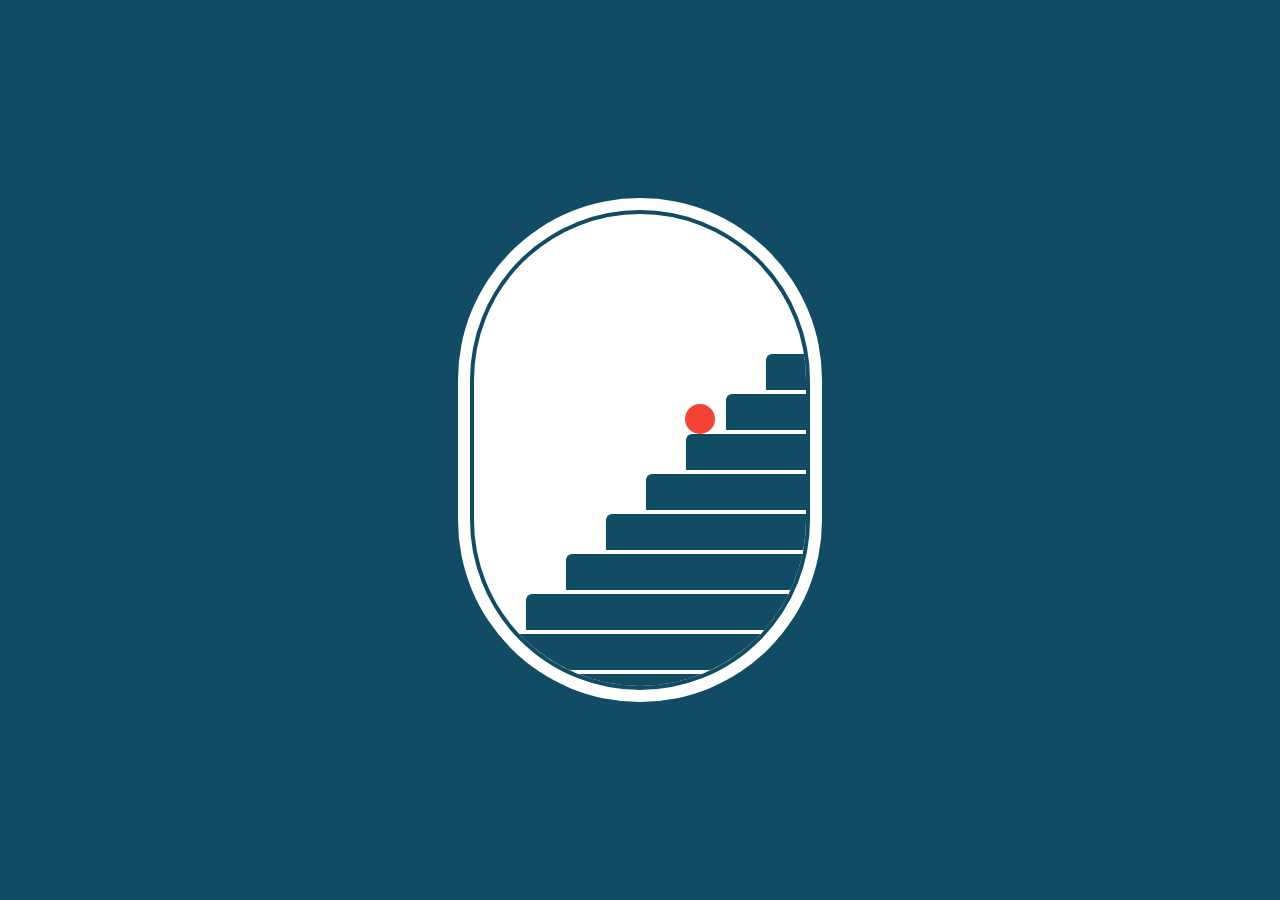
<file: index.html>
<!doctype html>
<html lang="en">
<head>
  <meta charset="UTF-8" />
  <meta name="viewport" content="width=device-width, initial-scale=1.0" />
  <title>Hello World</title>
  <link href='./src/css/style.css' rel='stylesheet'>
</head>
<body>
 <div class="window">
  <div class="stair">
    <span style="--i:1"></span>
    <span style="--i:2"></span>
    <span style="--i:3"></span>
    <span style="--i:4"></span>
    <span style="--i:5"></span>
    <span style="--i:6"></span>
    <span style="--i:7"></span>
    <span style="--i:8"></span>
    <span style="--i:9"></span>
    <span style="--i:10"></span>
  </div>
 </div>
</body>
</html>
</file>
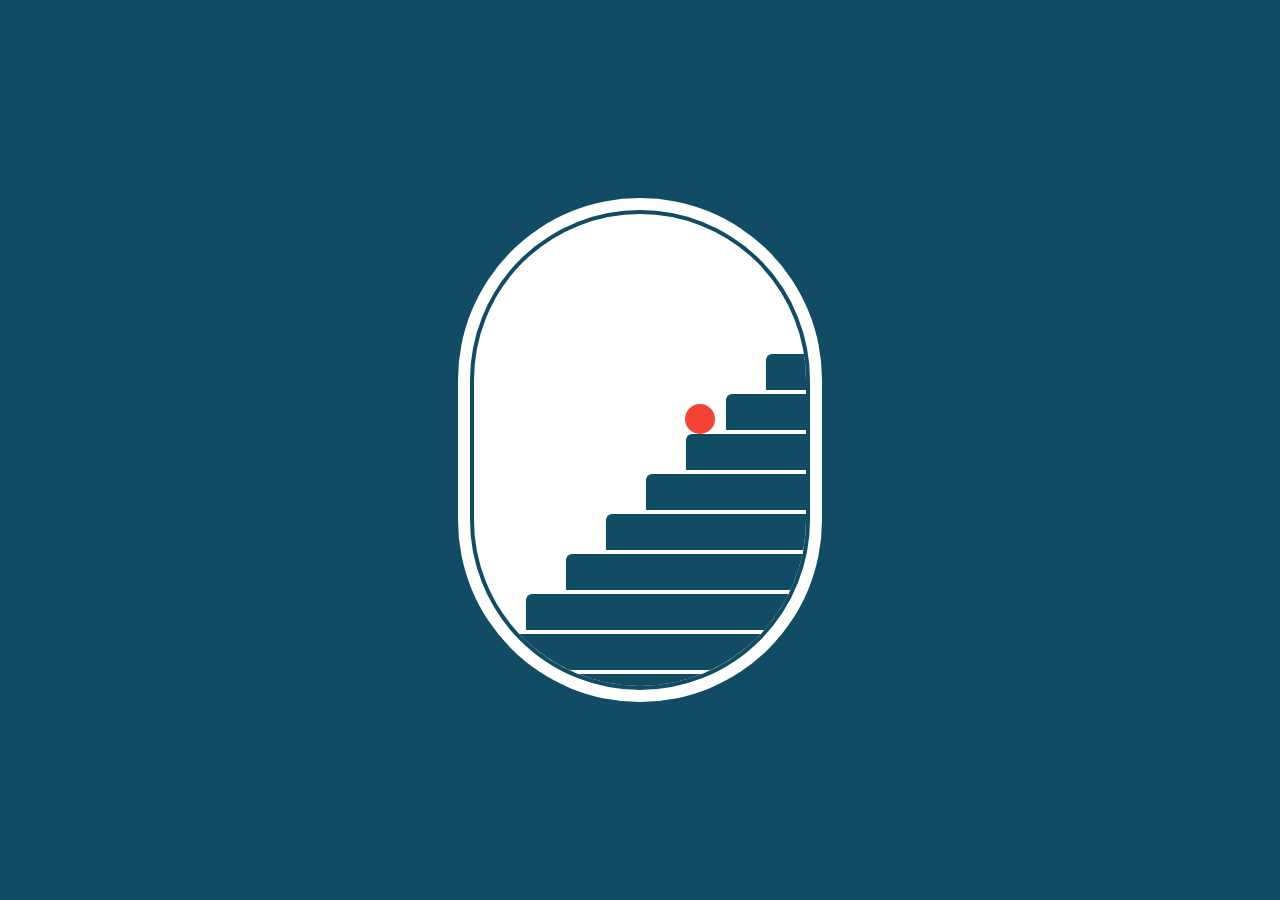
<file: src/index.html>
<!doctype html>
<html lang="en">
<head>
  <meta charset="UTF-8" />
  <meta name="viewport" content="width=device-width, initial-scale=1.0" />
  <title>Hello World</title>
  <link href='/src/css/style.css' rel='stylesheet'>
</head>
<body>
 <div class="window">
  <div class="stair">
    <span style="--i:1"></span>
    <span style="--i:2"></span>
    <span style="--i:3"></span>
    <span style="--i:4"></span>
    <span style="--i:5"></span>
    <span style="--i:6"></span>
    <span style="--i:7"></span>
    <span style="--i:8"></span>
    <span style="--i:9"></span>
    <span style="--i:10"></span>
  </div>
 </div>
  <script defer type="text/javascript" src="/src/js/main.js"></script>
</body>
</html>
</file>
<file: src/css/style.css>
*
{
    margin: 0;
    padding: 0%;
    box-sizing: border-box;
}
body
{
    display: flex;
    justify-content: center;
    align-items: center;
    min-height: 100vh;
    background: #114b64;
}
.window
{
    position: relative;
    width: 340px;
    height: 480px;
    background: #fff;
    border-radius: 170px;
    border: 4px solid #114b64;
    box-shadow: 0 0 0 12px #fff;
    overflow: hidden;
}
.window::before
{
    content: '';
    position: absolute;
    top: 190px;
    left: calc(50% + 45px);
    width: 30px;
    height: 30px;
    border-radius: 50%;
    background: #f44336;
    animation: bounce 1s ease-in-out infinite;
}
@keyframes bounce
{
    0%,100%
    {
        transform: translateY(- 1px);
    }
    50%
    {
        transform: translateY(-40px);
    }
}
.window .stair
{
    position: absolute;
    width: 100%;
    right: calc(-100% + 0px);
    top: 100px;
    animation: stairs 1s linear infinite;
}
@keyframes stairs
{
    0%
    {
        transform: translateX(0) translateY(0);
    }
    100%
    {
        transform: translateX(40px) translateY(-40px);
    }
}

.window .stair span
{
position: absolute;
    top: calc(var(--i) * 40px);
    right: calc(var(--i) * 40px);
    width: 100%;
    min-height: 40px;
    background: #114b64;
    border-bottom:  4px solid #fff;
    border-top-left-radius: 6px;
}
</file>
